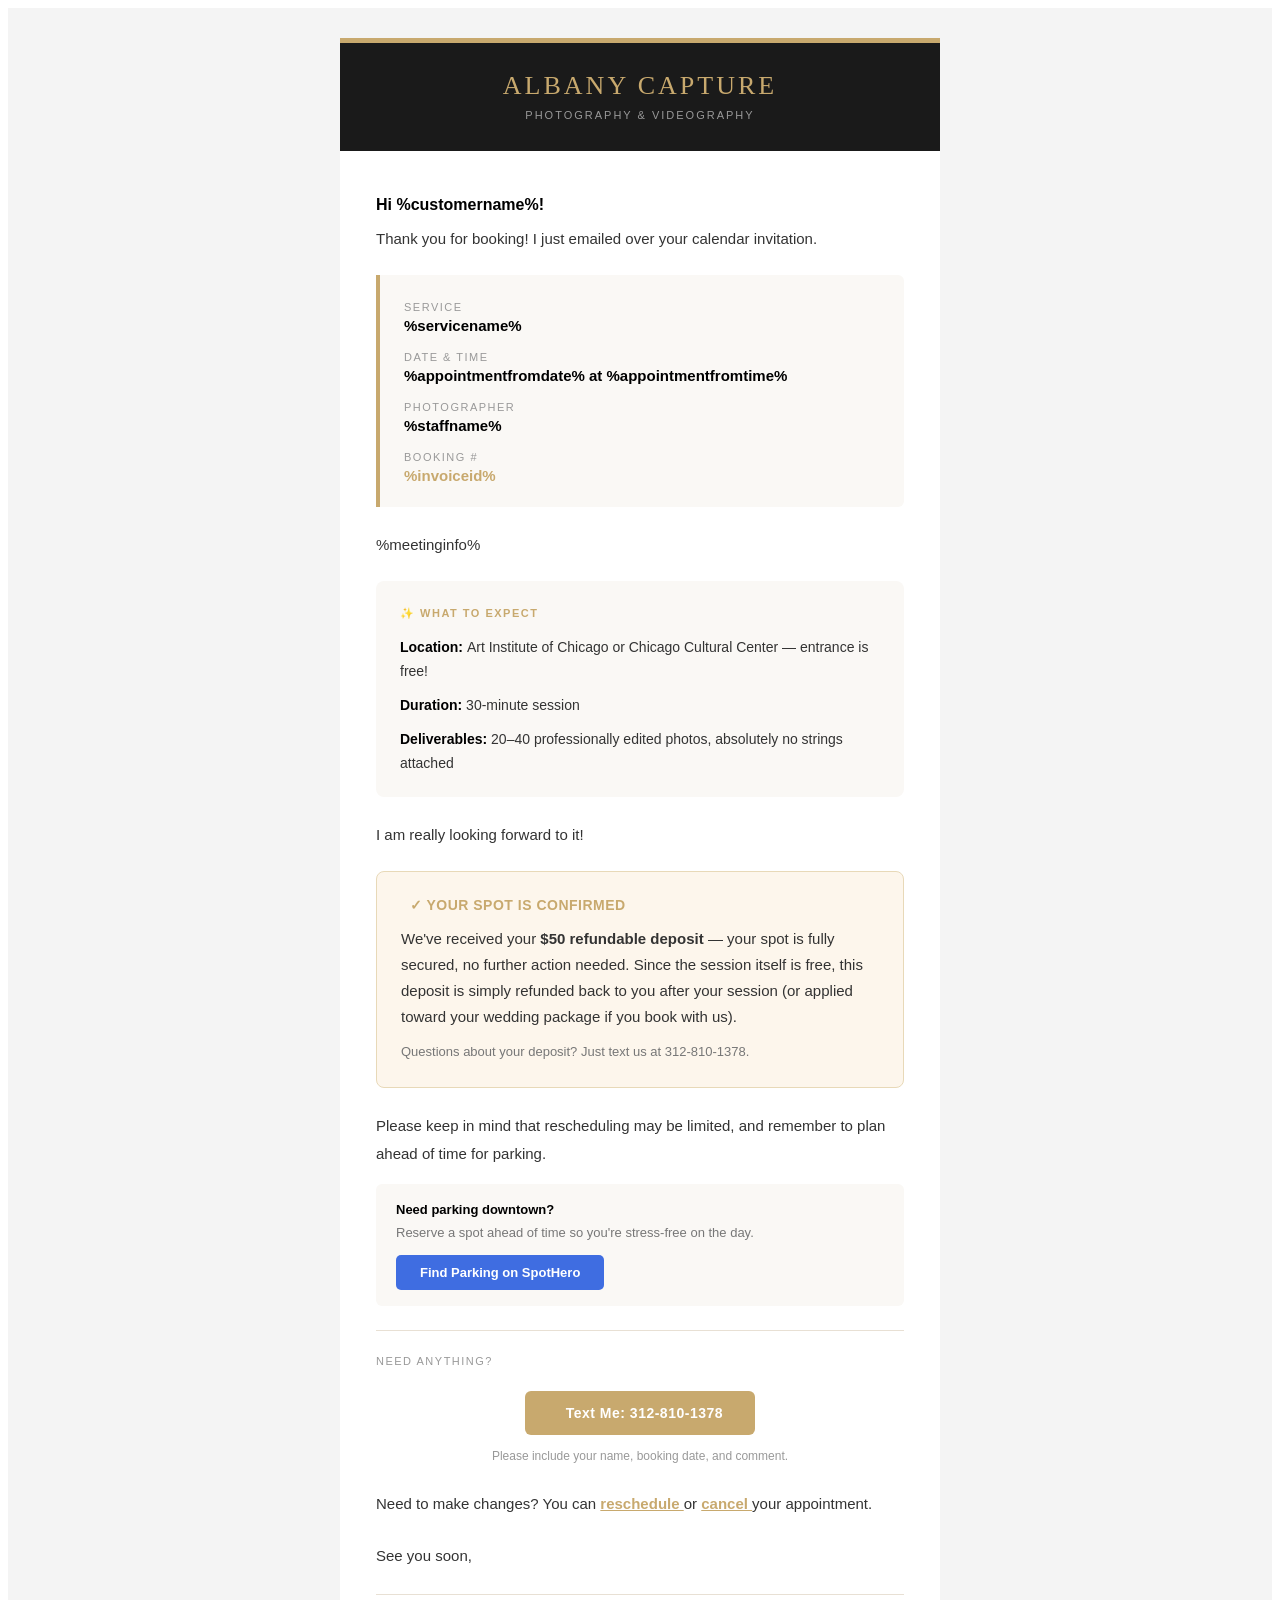
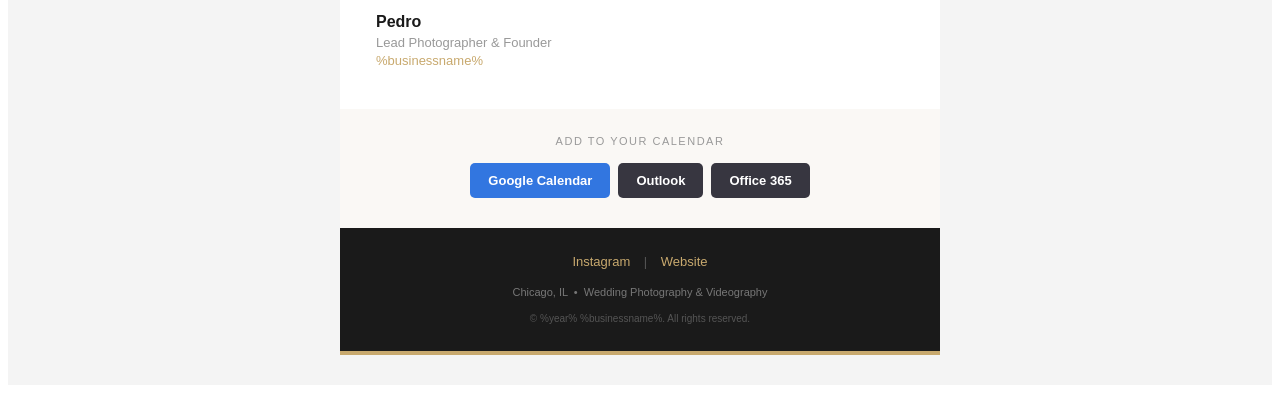
<file: Albany Capture - Engagement Session Confirmation Email.html>
<!DOCTYPE html>
<html>
<head>
<meta charset="UTF-8">
<title>Albany Capture - Engagement Session Confirmation Email</title>
</head>
<body>
<div style="display: none; font-size: 1px; line-height: 1px; max-height: 0; max-width: 0; opacity: 0; overflow: hidden">
    Thank you for booking with Albany Capture! Here's everything you need to know about your session.
    <br>
</div>
<table cellpadding="0" cellspacing="0" border="0" width="100%" style="background-color: rgb(244, 244, 244)" class="email-bg" bgcolor="#f4f4f4">
    <tbody>
        <tr>
            <td align="center" style="font-family: 'Open Sans', 'Helvetica Neue', Helvetica, Arial, sans-serif; padding: 30px 10px">
                <table cellpadding="0" cellspacing="0" border="0" width="100%" class="email-container" style="max-width: 600px; width: 100%">
                    <tbody>
                        <tr>
                            <td style="font-family: 'Open Sans', 'Helvetica Neue', Helvetica, Arial, sans-serif; background-color: rgb(200, 169, 110); height: 5px; font-size: 0; line-height: 0" height="5" bgcolor="#c8a96e">
                                &nbsp;
                                <br>
                            </td>
                        </tr>
                        <tr>
                            <td align="center" style="font-family: 'Open Sans', 'Helvetica Neue', Helvetica, Arial, sans-serif; background-color: rgb(26, 26, 26); padding: 28px 20px" bgcolor="#1a1a1a">
                                <table cellpadding="0" cellspacing="0" border="0" style="">
                                    <tbody>
                                        <tr>
                                            <td align="center" style="font-family: 'Open Sans', 'Helvetica Neue', Helvetica, Arial, sans-serif">
                                                <h1 style="margin: 0; font-family: 'Georgia', 'Times New Roman', serif; font-size: 26px; font-weight: 400; letter-spacing: 3px; color: rgb(200, 169, 110); text-transform: uppercase">
                                                    ALBANY CAPTURE
                                                    <br>
                                                </h1>
                                                <p style="margin: 4px 0px 0px; letter-spacing: 2px; text-transform: uppercase">
                                                    <span class="colour" style="color:rgb(153, 153, 153)">
                                                        <span class="font" style="font-family:'Open Sans', 'Helvetica Neue', Helvetica, Arial, sans-serif">
                                                            <span class="size" style="font-size: 11px; margin: 4px 0px 0px; letter-spacing: 2px; text-transform: uppercase;">
                                                                Photography &amp; Videography
                                                                <br>
                                                            </span>
                                                        </span>
                                                    </span>
                                                </p>
                                            </td>
                                        </tr>
                                    </tbody>
                                </table>
                            </td>
                        </tr>
                        <tr>
                            <td class="email-card" style="font-family: 'Open Sans', 'Helvetica Neue', Helvetica, Arial, sans-serif; background-color: #FFF; padding: 40px 36px" bgcolor="#ffffff">
                                <p class="text-dark" style="margin: 0px 0px 6px; line-height: 28px">
                                    <span class="colour" style="color:rgb(0, 0, 0)">
                                        <b>
                                            <span class="font" style="font-family:'Open Sans', 'Helvetica Neue', Helvetica, Arial, sans-serif">
                                                <span class="size" style="font-size: 16px; margin: 0px 0px 6px; line-height: 28px;">
                                                    Hi %customername%!
                                                    <br>
                                                </span>
                                            </span>
                                        </b>
                                    </span>
                                </p>
                                <p class="text-dark" style="margin: 0px 0px 22px; line-height: 28px">
                                    <span class="colour" style="color:rgb(51, 51, 51)">
                                        <span class="font" style="font-family:'Open Sans', 'Helvetica Neue', Helvetica, Arial, sans-serif">
                                            <span class="size" style="font-size: 15px; margin: 0px 0px 22px; line-height: 28px;">
                                                Thank you for booking! I just emailed over your calendar invitation.
                                                <br>
                                            </span>
                                        </span>
                                    </span>
                                </p>
                                <table cellpadding="0" cellspacing="0" border="0" width="100%" style="margin-bottom: 24px">
                                    <tbody>
                                        <tr>
                                            <td style="font-family: 'Open Sans', 'Helvetica Neue', Helvetica, Arial, sans-serif; background-color: rgb(250, 248, 245); border-left: 4px solid rgb(200, 169, 110); border-radius: 0 6px 6px 0; padding: 22px 24px" class="detail-row-bg" bgcolor="#faf8f5">
                                                <table cellpadding="0" cellspacing="0" border="0" width="100%" style="">
                                                    <tbody>
                                                        <tr>
                                                            <td style="font-family: 'Open Sans', 'Helvetica Neue', Helvetica, Arial, sans-serif; padding-bottom: 12px">
                                                                <p style="margin: 0px 0px 2px; letter-spacing: 1.5px; text-transform: uppercase">
                                                                    <span class="colour" style="color:rgb(153, 153, 153)">
                                                                        <span class="font" style="font-family:'Open Sans', 'Helvetica Neue', Helvetica, Arial, sans-serif">
                                                                            <span class="size" style="font-size: 11px; margin: 0px 0px 2px; letter-spacing: 1.5px; text-transform: uppercase;">
                                                                                Service
                                                                                <br>
                                                                            </span>
                                                                        </span>
                                                                    </span>
                                                                </p>
                                                                <p style="margin: 0px; font-weight: 600" class="text-dark">
                                                                    <span class="colour" style="color:rgb(0, 0, 0)">
                                                                        <span class="font" style="font-family:'Open Sans', 'Helvetica Neue', Helvetica, Arial, sans-serif">
                                                                            <span class="size" style="font-size: 15px; margin: 0px; font-weight: 600;">
                                                                                %servicename%
                                                                                <br>
                                                                            </span>
                                                                        </span>
                                                                    </span>
                                                                </p>
                                                            </td>
                                                        </tr>
                                                        <tr>
                                                            <td style="font-family: 'Open Sans', 'Helvetica Neue', Helvetica, Arial, sans-serif; padding-bottom: 12px">
                                                                <p style="margin: 0px 0px 2px; letter-spacing: 1.5px; text-transform: uppercase">
                                                                    <span class="colour" style="color:rgb(153, 153, 153)">
                                                                        <span class="font" style="font-family:'Open Sans', 'Helvetica Neue', Helvetica, Arial, sans-serif">
                                                                            <span class="size" style="font-size: 11px; margin: 0px 0px 2px; letter-spacing: 1.5px; text-transform: uppercase;">
                                                                                Date &amp; Time
                                                                                <br>
                                                                            </span>
                                                                        </span>
                                                                    </span>
                                                                </p>
                                                                <p style="margin: 0px; font-weight: 600" class="text-dark">
                                                                    <span class="colour" style="color:rgb(0, 0, 0)">
                                                                        <span class="font" style="font-family:'Open Sans', 'Helvetica Neue', Helvetica, Arial, sans-serif">
                                                                            <span class="size" style="font-size: 15px; margin: 0px; font-weight: 600;">
                                                                                %appointmentfromdate% at %appointmentfromtime%
                                                                                <br>
                                                                            </span>
                                                                        </span>
                                                                    </span>
                                                                </p>
                                                            </td>
                                                        </tr>
                                                        <tr>
                                                            <td style="font-family: 'Open Sans', 'Helvetica Neue', Helvetica, Arial, sans-serif; padding-bottom: 12px">
                                                                <p style="margin: 0px 0px 2px; letter-spacing: 1.5px; text-transform: uppercase">
                                                                    <span class="colour" style="color:rgb(153, 153, 153)">
                                                                        <span class="font" style="font-family:'Open Sans', 'Helvetica Neue', Helvetica, Arial, sans-serif">
                                                                            <span class="size" style="font-size: 11px; margin: 0px 0px 2px; letter-spacing: 1.5px; text-transform: uppercase;">
                                                                                Photographer
                                                                                <br>
                                                                            </span>
                                                                        </span>
                                                                    </span>
                                                                </p>
                                                                <p style="margin: 0px; font-weight: 600" class="text-dark">
                                                                    <span class="colour" style="color:rgb(0, 0, 0)">
                                                                        <span class="font" style="font-family:'Open Sans', 'Helvetica Neue', Helvetica, Arial, sans-serif">
                                                                            <span class="size" style="font-size: 15px; margin: 0px; font-weight: 600;">
                                                                                %staffname%
                                                                                <br>
                                                                            </span>
                                                                        </span>
                                                                    </span>
                                                                </p>
                                                            </td>
                                                        </tr>
                                                        <tr>
                                                            <td style="font-family: 'Open Sans', 'Helvetica Neue', Helvetica, Arial, sans-serif">
                                                                <p style="margin: 0px 0px 2px; letter-spacing: 1.5px; text-transform: uppercase">
                                                                    <span class="colour" style="color:rgb(153, 153, 153)">
                                                                        <span class="font" style="font-family:'Open Sans', 'Helvetica Neue', Helvetica, Arial, sans-serif">
                                                                            <span class="size" style="font-size: 11px; margin: 0px 0px 2px; letter-spacing: 1.5px; text-transform: uppercase;">
                                                                                Booking #
                                                                                <br>
                                                                            </span>
                                                                        </span>
                                                                    </span>
                                                                </p>
                                                                <p style="margin: 0px; font-weight: 600">
                                                                    <span class="colour" style="color:rgb(200, 169, 110)">
                                                                        <span class="font" style="font-family:'Open Sans', 'Helvetica Neue', Helvetica, Arial, sans-serif">
                                                                            <span class="size" style="font-size: 15px; margin: 0px; font-weight: 600;">
                                                                                %invoiceid%
                                                                                <br>
                                                                            </span>
                                                                        </span>
                                                                    </span>
                                                                </p>
                                                            </td>
                                                        </tr>
                                                    </tbody>
                                                </table>
                                            </td>
                                        </tr>
                                    </tbody>
                                </table>
                                <p class="text-dark" style="margin: 0px 0px 22px; line-height: 28px">
                                    <span class="colour" style="color:rgb(51, 51, 51)">
                                        <span class="font" style="font-family:'Open Sans', 'Helvetica Neue', Helvetica, Arial, sans-serif">
                                            <span class="size" style="font-size: 15px; margin: 0px 0px 22px; line-height: 28px;">
                                                %meetinginfo%
                                                <br>
                                            </span>
                                        </span>
                                    </span>
                                </p>
                                <table cellpadding="0" cellspacing="0" border="0" width="100%" style="margin-bottom: 24px">
                                    <tbody>
                                        <tr>
                                            <td style="font-family: 'Open Sans', 'Helvetica Neue', Helvetica, Arial, sans-serif; background-color: rgb(250, 248, 245); border-radius: 8px; padding: 22px 24px" class="highlight-bg" bgcolor="#faf8f5">
                                                <p style="margin: 0px 0px 14px; letter-spacing: 1.5px; text-transform: uppercase; font-weight: 600">
                                                    <span class="colour" style="color:rgb(200, 169, 110)">
                                                        <span class="font" style="font-family:'Open Sans', 'Helvetica Neue', Helvetica, Arial, sans-serif">
                                                            <span class="size" style="font-size: 11px; margin: 0px 0px 14px; letter-spacing: 1.5px; text-transform: uppercase; font-weight: 600;">
                                                                ✨ What to expect
                                                                <br>
                                                            </span>
                                                        </span>
                                                    </span>
                                                </p>
                                                <table cellpadding="0" cellspacing="0" border="0" width="100%" style="">
                                                    <tbody>
                                                        <tr>
                                                            <td style="font-family: 'Open Sans', 'Helvetica Neue', Helvetica, Arial, sans-serif; padding-bottom: 10px; font-size: 14px; line-height: 24px; color: rgb(51, 51, 51)" class="text-dark">
                                                                <b style="color: rgb(0, 0, 0)">
                                                                    Location:
                                                                </b>
                                                                Art Institute of Chicago or Chicago Cultural Center — entrance is free!
                                                                <br>
                                                            </td>
                                                        </tr>
                                                        <tr>
                                                            <td style="font-family: 'Open Sans', 'Helvetica Neue', Helvetica, Arial, sans-serif; padding-bottom: 10px; font-size: 14px; line-height: 24px; color: rgb(51, 51, 51)" class="text-dark">
                                                                <b style="color: rgb(0, 0, 0)">
                                                                    Duration:
                                                                </b>
                                                                30-minute session
                                                                <br>
                                                            </td>
                                                        </tr>
                                                        <tr>
                                                            <td style="font-family: 'Open Sans', 'Helvetica Neue', Helvetica, Arial, sans-serif; font-size: 14px; line-height: 24px; color: rgb(51, 51, 51)" class="text-dark">
                                                                <b style="color: rgb(0, 0, 0)">
                                                                    Deliverables:
                                                                </b>
                                                                20–40 professionally edited photos, absolutely no strings attached
                                                                <br>
                                                            </td>
                                                        </tr>
                                                    </tbody>
                                                </table>
                                            </td>
                                        </tr>
                                    </tbody>
                                </table>
                                <p class="text-dark" style="margin: 0px 0px 22px; line-height: 28px">
                                    <span class="colour" style="color:rgb(51, 51, 51)">
                                        <span class="font" style="font-family:'Open Sans', 'Helvetica Neue', Helvetica, Arial, sans-serif">
                                            <span class="size" style="font-size: 15px; margin: 0px 0px 22px; line-height: 28px;">
                                                I am really looking forward to it!
                                                <br>
                                            </span>
                                        </span>
                                    </span>
                                </p>
                                <table cellpadding="0" cellspacing="0" border="0" width="100%" style="margin-bottom: 24px">
                                    <tbody>
                                        <tr>
                                            <td style="font-family: 'Open Sans', 'Helvetica Neue', Helvetica, Arial, sans-serif; background-color: rgb(253, 246, 236); border: 1px solid rgb(232, 217, 184); border-radius: 8px; padding: 24px" class="deposit-bg" bgcolor="#fdf6ec">
                                                <p style="margin: 0px 0px 12px; letter-spacing: 0.5px">
                                                    <span class="colour" style="color:rgb(200, 169, 110)">
                                                        <b>
                                                            <span class="font" style="font-family:'Open Sans', 'Helvetica Neue', Helvetica, Arial, sans-serif">
                                                                <span class="size" style="font-size: 14px; margin: 0px 0px 12px; letter-spacing: 0.5px;">
                                                                    &nbsp; ✓ YOUR SPOT IS CONFIRMED
                                                                    <br>
                                                                </span>
                                                            </span>
                                                        </b>
                                                    </span>
                                                </p>
                                                <p style="margin: 0px 0px 10px; line-height: 26px" class="text-dark">
                                                    <span class="colour" style="color:rgb(51, 51, 51)">
                                                        <span class="font" style="font-family:'Open Sans', 'Helvetica Neue', Helvetica, Arial, sans-serif">
                                                            <span class="size" style="font-size: 15px; margin: 0px 0px 10px; line-height: 26px;">
                                                                We've received your
                                                                <b>
                                                                    $50 refundable deposit
                                                                </b>
                                                                — your spot is fully secured, no further action needed. Since the session itself is free, this deposit is simply refunded back to you after your session (or applied toward your wedding package if you book with us).
                                                                <br>
                                                            </span>
                                                        </span>
                                                    </span>
                                                </p>
                                                <p style="margin: 0px; line-height: 22px">
                                                    <span class="colour" style="color:rgb(119, 119, 119)">
                                                        <span class="font" style="font-family:'Open Sans', 'Helvetica Neue', Helvetica, Arial, sans-serif">
                                                            <span class="size" style="font-size: 13px; margin: 0px; line-height: 22px;">
                                                                Questions about your deposit? Just text us at 312-810-1378.
                                                                <br>
                                                            </span>
                                                        </span>
                                                    </span>
                                                </p>
                                            </td>
                                        </tr>
                                    </tbody>
                                </table>
                                <p class="text-dark" style="margin: 0px 0px 16px; line-height: 28px">
                                    <span class="colour" style="color:rgb(51, 51, 51)">
                                        <span class="font" style="font-family:'Open Sans', 'Helvetica Neue', Helvetica, Arial, sans-serif">
                                            <span class="size" style="font-size: 15px; margin: 0px 0px 16px; line-height: 28px;">
                                                Please keep in mind that rescheduling may be limited, and remember to plan ahead of time for parking.
                                                <br>
                                            </span>
                                        </span>
                                    </span>
                                </p>
                                <table cellpadding="0" cellspacing="0" border="0" width="100%" style="margin-bottom: 24px">
                                    <tbody>
                                        <tr>
                                            <td style="font-family: 'Open Sans', 'Helvetica Neue', Helvetica, Arial, sans-serif; background-color: rgb(250, 248, 245); border-radius: 6px; padding: 16px 20px" class="detail-row-bg" bgcolor="#faf8f5">
                                                <table cellpadding="0" cellspacing="0" border="0" width="100%" style="">
                                                    <tbody>
                                                        <tr>
                                                            <td style="font-family: 'Open Sans', 'Helvetica Neue', Helvetica, Arial, sans-serif; vertical-align: middle" valign="middle">
                                                                <p style="margin: 0px 0px 4px; font-weight: 600" class="text-dark">
                                                                    <span class="colour" style="color:rgb(0, 0, 0)">
                                                                        <span class="font" style="font-family:'Open Sans', 'Helvetica Neue', Helvetica, Arial, sans-serif">
                                                                            <span class="size" style="font-size: 13px; margin: 0px 0px 4px; font-weight: 600;">
                                                                                Need parking downtown?
                                                                                <br>
                                                                            </span>
                                                                        </span>
                                                                    </span>
                                                                </p>
                                                                <p style="margin: 0px 0px 12px; line-height: 20px">
                                                                    <span class="colour" style="color:rgb(119, 119, 119)">
                                                                        <span class="font" style="font-family:'Open Sans', 'Helvetica Neue', Helvetica, Arial, sans-serif">
                                                                            <span class="size" style="font-size: 13px; margin: 0px 0px 12px; line-height: 20px;">
                                                                                Reserve a spot ahead of time so you're stress-free on the day.
                                                                                <br>
                                                                            </span>
                                                                        </span>
                                                                    </span>
                                                                </p>
                                                                <table cellpadding="0" cellspacing="0" border="0" style="">
                                                                    <tbody>
                                                                        <tr>
                                                                            <td align="center" style="font-family: 'Open Sans', 'Helvetica Neue', Helvetica, Arial, sans-serif; background-color: rgb(63, 109, 225); border-radius: 5px" bgcolor="#3f6de1">
                                                                                <a href="https://spothero.com/" target="_blank" style="display: inline-block; padding: 10px 24px; font-family: 'Open Sans', 'Helvetica Neue', Helvetica, Arial, sans-serif; font-size: 13px; font-weight: 600; color: #FFF; text-decoration: none; border-radius: 5px; white-space: nowrap" rel="noopener noreferrer">
                                                                                    Find Parking on SpotHero
                                                                                </a>
                                                                                <br>
                                                                            </td>
                                                                        </tr>
                                                                    </tbody>
                                                                </table>
                                                            </td>
                                                        </tr>
                                                    </tbody>
                                                </table>
                                            </td>
                                        </tr>
                                    </tbody>
                                </table>
                                <table cellpadding="0" cellspacing="0" border="0" width="100%" style="margin-bottom: 6px">
                                    <tbody>
                                        <tr>
                                            <td class="divider" style="font-family: 'Open Sans', 'Helvetica Neue', Helvetica, Arial, sans-serif; border-top: 1px solid rgb(232, 224, 212); padding-top: 20px; padding-bottom: 4px">
                                                <p class="text-muted" style="margin: 0px 0px 4px; letter-spacing: 1.5px; text-transform: uppercase">
                                                    <span class="colour" style="color:rgb(153, 153, 153)">
                                                        <span class="font" style="font-family:'Open Sans', 'Helvetica Neue', Helvetica, Arial, sans-serif">
                                                            <span class="size" style="font-size: 11px; margin: 0px 0px 4px; letter-spacing: 1.5px; text-transform: uppercase;">
                                                                Need anything?
                                                                <br>
                                                            </span>
                                                        </span>
                                                    </span>
                                                </p>
                                            </td>
                                        </tr>
                                    </tbody>
                                </table>
                                <table cellpadding="0" cellspacing="0" border="0" width="100%" style="">
                                    <tbody>
                                        <tr>
                                            <td align="center" style="font-family: 'Open Sans', 'Helvetica Neue', Helvetica, Arial, sans-serif; padding: 8px 0 6px 0">
                                                <table cellpadding="0" cellspacing="0" border="0" style="">
                                                    <tbody>
                                                        <tr>
                                                            <td align="center" style="font-family: 'Open Sans', 'Helvetica Neue', Helvetica, Arial, sans-serif; background-color: rgb(200, 169, 110); border-radius: 6px" bgcolor="#c8a96e">
                                                                <a target="_blank" style="display: inline-block; padding: 14px 32px; font-family: 'Open Sans', 'Helvetica Neue', Helvetica, Arial, sans-serif; font-size: 14px; font-weight: 600; letter-spacing: 0.5px; color: #FFF; text-decoration: none; border-radius: 6px" rel="noopener noreferrer">
                                                                    &nbsp; Text Me: 312-810-1378
                                                                </a>
                                                                <br>
                                                            </td>
                                                        </tr>
                                                    </tbody>
                                                </table>
                                            </td>
                                        </tr>
                                    </tbody>
                                </table>
                                <p class="text-muted" style="margin: 4px 0px 24px; line-height: 20px; text-align: center">
                                    <span class="colour" style="color:rgb(153, 153, 153)">
                                        <span class="font" style="font-family:'Open Sans', 'Helvetica Neue', Helvetica, Arial, sans-serif">
                                            <span class="size" style="font-size: 12px; margin: 4px 0px 24px; line-height: 20px; text-align: center;">
                                                Please include your name, booking date, and comment.
                                                <br>
                                            </span>
                                        </span>
                                    </span>
                                </p>
                                <p class="text-dark" style="margin: 0px 0px 24px; line-height: 28px">
                                    <span class="colour" style="color:rgb(51, 51, 51)">
                                        <span class="font" style="font-family:'Open Sans', 'Helvetica Neue', Helvetica, Arial, sans-serif">
                                            <span class="size" style="font-size: 15px; margin: 0px 0px 24px; line-height: 28px;">
                                                Need to make changes? You can
                                                <a style="font-family: 'Open Sans', 'Helvetica Neue', Helvetica, Arial, sans-serif; color: rgb(200, 169, 110); font-weight: 600; text-decoration: underline" href="%reschedule_url%" target="_blank" rel="noopener noreferrer">
                                                    reschedule
                                                </a>
                                                or
                                                <a style="font-family: 'Open Sans', 'Helvetica Neue', Helvetica, Arial, sans-serif; color: rgb(200, 169, 110); font-weight: 600; text-decoration: underline" href="%cancel_url%" target="_blank" rel="noopener noreferrer">
                                                    cancel
                                                </a>
                                                your appointment.
                                                <br>
                                            </span>
                                        </span>
                                    </span>
                                </p>
                                <p class="text-dark" style="margin: 0px 0px 24px; line-height: 28px">
                                    <span class="colour" style="color:rgb(51, 51, 51)">
                                        <span class="font" style="font-family:'Open Sans', 'Helvetica Neue', Helvetica, Arial, sans-serif">
                                            <span class="size" style="font-size: 15px; margin: 0px 0px 24px; line-height: 28px;">
                                                See you soon,
                                                <br>
                                            </span>
                                        </span>
                                    </span>
                                </p>
                                <table cellpadding="0" cellspacing="0" border="0" width="100%" style="">
                                    <tbody>
                                        <tr>
                                            <td class="divider" style="font-family: 'Open Sans', 'Helvetica Neue', Helvetica, Arial, sans-serif; border-top: 1px solid rgb(232, 224, 212); padding-top: 18px">
                                                <p style="margin: 0px; font-weight: 600" class="text-dark">
                                                    <span class="colour" style="color:rgb(26, 26, 26)">
                                                        <span class="font" style="font-family:'Open Sans', 'Helvetica Neue', Helvetica, Arial, sans-serif">
                                                            <span class="size" style="font-size: 16px; margin: 0px; font-weight: 600;">
                                                                Pedro
                                                                <br>
                                                            </span>
                                                        </span>
                                                    </span>
                                                </p>
                                                <p style="margin: 2px 0px 0px" class="text-muted">
                                                    <span class="colour" style="color:rgb(153, 153, 153)">
                                                        <span class="font" style="font-family:'Open Sans', 'Helvetica Neue', Helvetica, Arial, sans-serif">
                                                            <span class="size" style="font-size: 13px; margin: 2px 0px 0px;">
                                                                Lead Photographer &amp; Founder
                                                                <br>
                                                            </span>
                                                        </span>
                                                    </span>
                                                </p>
                                                <p style="margin: 0px">
                                                    <span class="colour" style="color:rgb(200, 169, 110)">
                                                        <span class="font" style="font-family:'Open Sans', 'Helvetica Neue', Helvetica, Arial, sans-serif">
                                                            <span class="size" style="font-size: 13px; margin: 0px;">
                                                                %businessname%
                                                                <br>
                                                            </span>
                                                        </span>
                                                    </span>
                                                </p>
                                            </td>
                                        </tr>
                                    </tbody>
                                </table>
                            </td>
                        </tr>
                        <tr>
                            <td align="center" style="font-family: 'Open Sans', 'Helvetica Neue', Helvetica, Arial, sans-serif; background-color: rgb(250, 248, 245); padding: 22px 24px" bgcolor="#faf8f5">
                                <p style="margin: 0px 0px 14px; letter-spacing: 1.5px; text-transform: uppercase">
                                    <span class="colour" style="color:rgb(153, 153, 153)">
                                        <span class="font" style="font-family:'Open Sans', 'Helvetica Neue', Helvetica, Arial, sans-serif">
                                            <span class="size" style="font-size: 11px; margin: 0px 0px 14px; letter-spacing: 1.5px; text-transform: uppercase;">
                                                Add to your calendar
                                                <br>
                                            </span>
                                        </span>
                                    </span>
                                </p>
                                <table cellpadding="0" cellspacing="0" border="0" align="center" style="">
                                    <tbody>
                                        <tr>
                                            <td align="center" style="font-family: 'Open Sans', 'Helvetica Neue', Helvetica, Arial, sans-serif; padding: 0 4px 8px 4px" class="cal-btn">
                                                <table cellpadding="0" cellspacing="0" border="0" class="cal-btn-table" style="">
                                                    <tbody>
                                                        <tr>
                                                            <td align="center" style="font-family: 'Open Sans', 'Helvetica Neue', Helvetica, Arial, sans-serif; background-color: #3276e0; border-radius: 5px" bgcolor="#3276e0">
                                                                <a href="#" target="_blank" style="display: inline-block; padding: 10px 18px; font-family: 'Open Sans', 'Helvetica Neue', Helvetica, Arial, sans-serif; font-size: 13px; font-weight: 600; color: #FFF; text-decoration: none; border-radius: 5px; white-space: nowrap" rel="noopener noreferrer">
                                                                    Google Calendar
                                                                </a>
                                                                <br>
                                                            </td>
                                                        </tr>
                                                    </tbody>
                                                </table>
                                            </td>
                                            <td align="center" style="font-family: 'Open Sans', 'Helvetica Neue', Helvetica, Arial, sans-serif; padding: 0 4px 8px 4px" class="cal-btn">
                                                <table cellpadding="0" cellspacing="0" border="0" class="cal-btn-table" style="">
                                                    <tbody>
                                                        <tr>
                                                            <td align="center" style="font-family: 'Open Sans', 'Helvetica Neue', Helvetica, Arial, sans-serif; background-color: #373640; border-radius: 5px" bgcolor="#373640">
                                                                <a href="#" target="_blank" style="display: inline-block; padding: 10px 18px; font-family: 'Open Sans', 'Helvetica Neue', Helvetica, Arial, sans-serif; font-size: 13px; font-weight: 600; color: #FFF; text-decoration: none; border-radius: 5px; white-space: nowrap" rel="noopener noreferrer">
                                                                    Outlook
                                                                </a>
                                                                <br>
                                                            </td>
                                                        </tr>
                                                    </tbody>
                                                </table>
                                            </td>
                                            <td align="center" style="font-family: 'Open Sans', 'Helvetica Neue', Helvetica, Arial, sans-serif; padding: 0 4px 8px 4px" class="cal-btn">
                                                <table cellpadding="0" cellspacing="0" border="0" class="cal-btn-table" style="">
                                                    <tbody>
                                                        <tr>
                                                            <td align="center" style="font-family: 'Open Sans', 'Helvetica Neue', Helvetica, Arial, sans-serif; background-color: #373640; border-radius: 5px" bgcolor="#373640">
                                                                <a href="#" target="_blank" style="display: inline-block; padding: 10px 18px; font-family: 'Open Sans', 'Helvetica Neue', Helvetica, Arial, sans-serif; font-size: 13px; font-weight: 600; color: #FFF; text-decoration: none; border-radius: 5px; white-space: nowrap" rel="noopener noreferrer">
                                                                    Office 365
                                                                </a>
                                                                <br>
                                                            </td>
                                                        </tr>
                                                    </tbody>
                                                </table>
                                            </td>
                                        </tr>
                                    </tbody>
                                </table>
                            </td>
                        </tr>
                        <tr>
                            <td align="center" style="font-family: 'Open Sans', 'Helvetica Neue', Helvetica, Arial, sans-serif; background-color: rgb(26, 26, 26); padding: 24px 20px" bgcolor="#1a1a1a">
                                <table cellpadding="0" cellspacing="0" border="0" style="">
                                    <tbody>
                                        <tr>
                                            <td align="center" style="font-family: 'Open Sans', 'Helvetica Neue', Helvetica, Arial, sans-serif">
                                                <p style="margin: 0px 0px 12px">
                                                    <span class="font" style="font-family:'Open Sans', 'Helvetica Neue', Helvetica, Arial, sans-serif">
                                                        <span class="size" style="font-size: 13px; margin: 0px 0px 12px;">
                                                            <a href="https://www.instagram.com/albanycapture" target="_blank" style="font-family: 'Open Sans', 'Helvetica Neue', Helvetica, Arial, sans-serif; color: rgb(200, 169, 110); text-decoration: none; margin: 0 10px" rel="noopener noreferrer">
                                                                Instagram
                                                            </a>
                                                            <span class="colour" style="color:rgb(85, 85, 85)">
                                                                |
                                                            </span>
                                                            <a href="https://www.albanycapture.com" target="_blank" style="font-family: 'Open Sans', 'Helvetica Neue', Helvetica, Arial, sans-serif; color: rgb(200, 169, 110); text-decoration: none; margin: 0 10px" rel="noopener noreferrer">
                                                                Website
                                                            </a>
                                                            <br>
                                                        </span>
                                                    </span>
                                                </p>
                                                <p class="footer-text" style="margin: 0px; line-height: 18px">
                                                    <span class="colour" style="color:rgb(119, 119, 119)">
                                                        <span class="font" style="font-family:'Open Sans', 'Helvetica Neue', Helvetica, Arial, sans-serif">
                                                            <span class="size" style="font-size: 11px; margin: 0px; line-height: 18px;">
                                                                Chicago, IL &nbsp;•&nbsp; Wedding Photography &amp; Videography
                                                                <br>
                                                            </span>
                                                        </span>
                                                    </span>
                                                </p>
                                                <p class="footer-text" style="margin: 8px 0px 0px; line-height: 16px">
                                                    <span class="colour" style="color:rgb(85, 85, 85)">
                                                        <span class="font" style="font-family:'Open Sans', 'Helvetica Neue', Helvetica, Arial, sans-serif">
                                                            <span class="size" style="font-size: 10px; margin: 8px 0px 0px; line-height: 16px;">
                                                                © %year% %businessname%. All rights reserved.
                                                                <br>
                                                            </span>
                                                        </span>
                                                    </span>
                                                </p>
                                            </td>
                                        </tr>
                                    </tbody>
                                </table>
                            </td>
                        </tr>
                        <tr>
                            <td style="font-family: 'Open Sans', 'Helvetica Neue', Helvetica, Arial, sans-serif; background-color: rgb(200, 169, 110); height: 4px; font-size: 0; line-height: 0" height="4" bgcolor="#c8a96e">
                                &nbsp;
                                <br>
                            </td>
                        </tr>
                    </tbody>
                </table>
            </td>
        </tr>
    </tbody>
</table>
</body>
</html>
</file>
